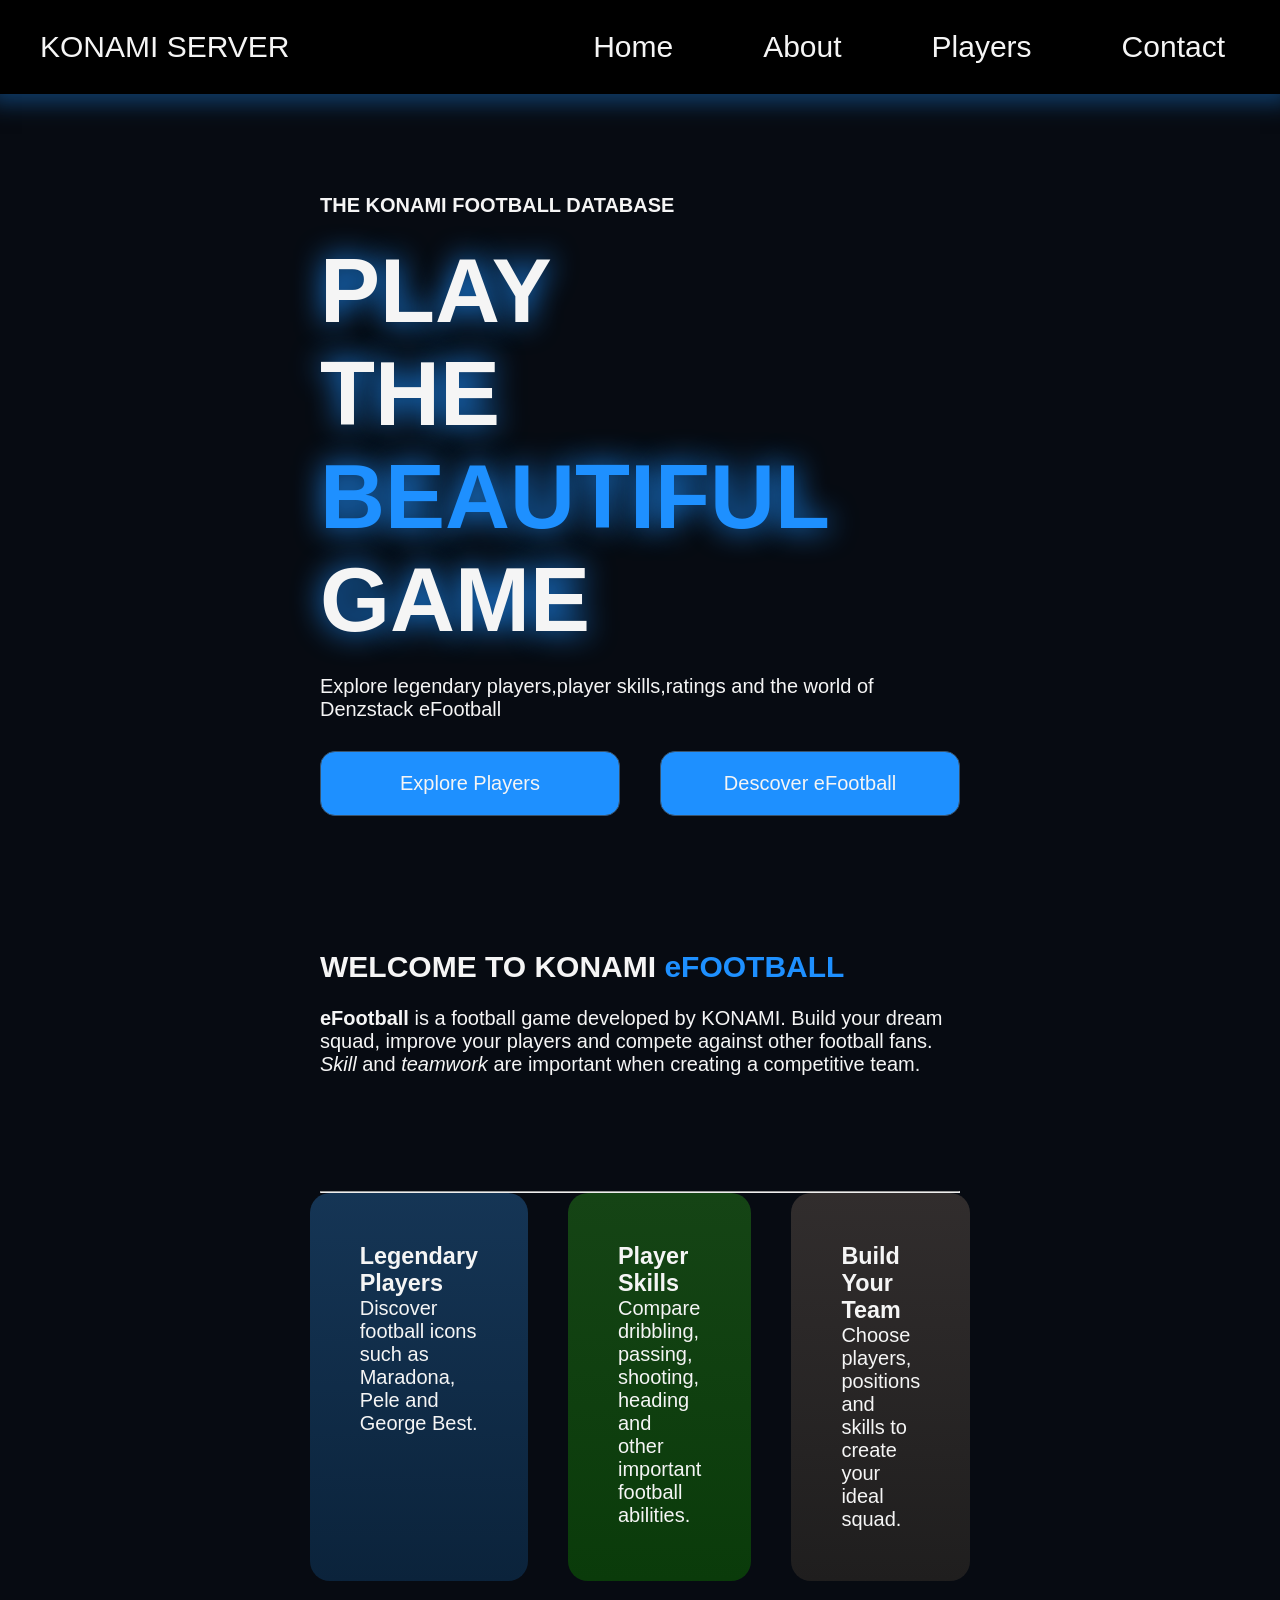
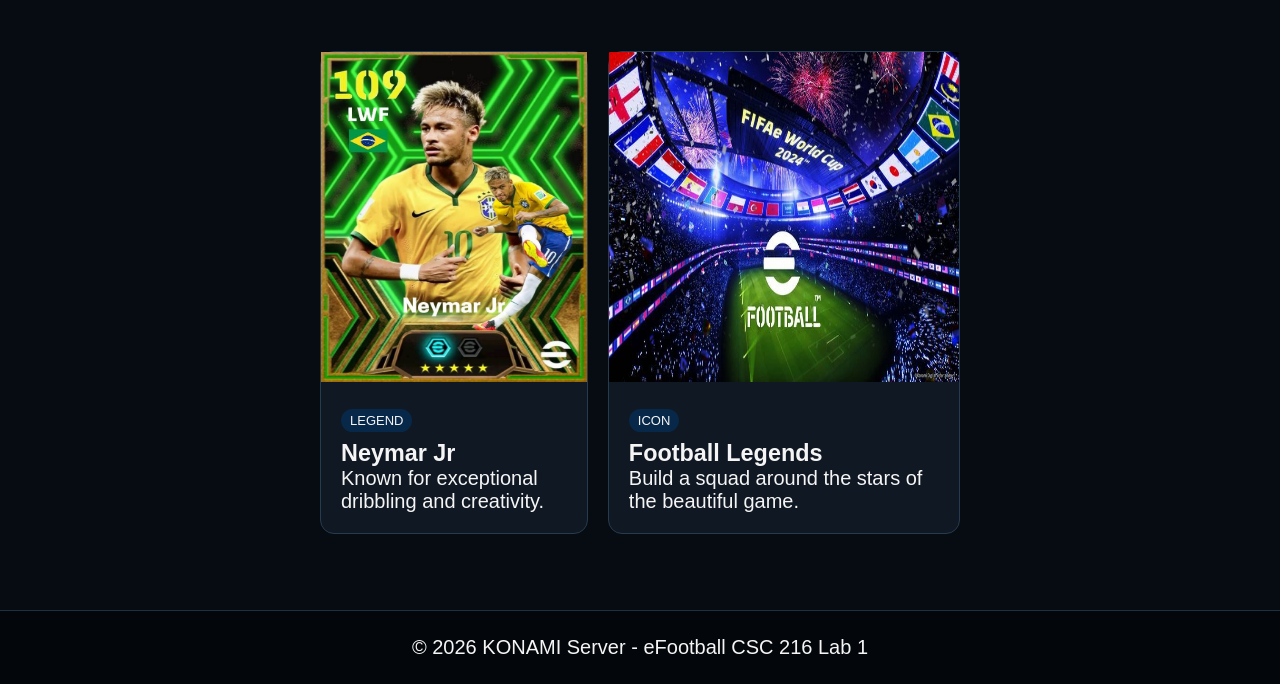
<file: index.html>
<!DOCTYPE html>
<html lang="en">
<head>
    <meta charset="UTF-8">
    <meta name="viewport" content="width=device-width, initial-scale=1.0">
    <title>Landing Page</title>
    <link rel="stylesheet" href="csc.css">
    <style>
        h1 {
            font-size: 90px;
            font-weight: 500px;
            text-shadow: 0 0 30px dodgerblue;
            width: 50%;
        }

        .btn {
            display: flex;
            align-items: center;
            gap: 40px;
            padding-bottom: 70px;
        }

    </style>
</head>
<body class="landing-page">


        <nav class="navbar">
            <a href="CSC216_Lab1.html" class="logo">KONAMI SERVER</a>
            <ul class="menu">
                <li><a class="navbar-links" href="CSC216_Lab1.html">Home</a></li>
                <li><a class="navbar-links" href="About.html">About</a></li>
                <li><a class="navbar-links" href="players.html">Players</a></li>
                <li><a class="navbar-links" href="contact.html">Contact</a></li>
            </ul>
        </nav>
        
        
        <section class="main-content">
                <div>
                    <p><Strong>THE KONAMI FOOTBALL DATABASE</Strong></p>
                    <br>
                    <h1 id="entry">PLAY THE <span> BEAUTIFUL</span> GAME</h1>
                    <br>
                    <p>Explore legendary players,player skills,ratings and the world of Denzstack eFootball</p>
                    <br>
                    <div class="btn">
                        <button><a href="players.html">Explore Players</a></button>  
                        <button><a href="About.html">Descover eFootball</a></button>
                    </div>
                    <br><br>
            
                <h2>WELCOME TO KONAMI <span>eFOOTBALL</span></h2>
                    <br>
                <P>
                    <strong>eFootball</strong> is a football game developed by KONAMI.
                    Build your dream squad, improve your players and compete against
                    other football fans. <i>Skill</i> and <em>teamwork</em> are important
                    when creating a competitive team.
                </P>
            </div>

            <br><br><br>

    
        </section>
        <br><br> <hr>

        <section>
            <!-- Three differently styled div blocks satisfy the lab requirement -->
            <div class="cards">

                <div class="card blue-card">
                    <h3>Legendary Players</h3>
                    <p>
                        Discover football icons such as Maradona, Pele and
                        George Best.
                    </p>
                </div>

                <div class="card green-card">
                    <h3>Player Skills</h3>
                    <p>
                        Compare dribbling, passing, shooting, heading and
                        other important football abilities.
                    </p>
                </div>

                <div class="card dark-card">
                    <h3>Build Your Team</h3>
                    <p>
                        Choose players, positions and skills to create
                        your ideal squad.
                    </p>
                </div>

            </div>

        </div>
         </div> <div class="player-grid">

                <article class="player-card">
                    <img src="images/11jr epic efootball.jpg"
                         alt="eFootball featured player image">
                    <div class="player-info">
                        <span class="badge">LEGEND</span>
                        <h3>Neymar Jr</h3>
                        <p>Known for exceptional dribbling and creativity.</p>
                    </div>
                </article>

                <article class="player-card">
                    <img src="images/statidum.jpg"
                         alt="Football stadium image">
                    <div class="player-info">
                        <span class="badge">ICON</span>
                        <h3>Football Legends</h3>
                        <p>Build a squad around the stars of the beautiful game.</p>
                    </div>
                </article>

            </div>

        </div>
    </section>
        </section>

<br><br>
<footer class="footer">
    <div class="container">
        <p>&copy; 2026 KONAMI Server - eFootball CSC 216 Lab 1</p>
    </div>
</footer>
</body>
</html>
</file>
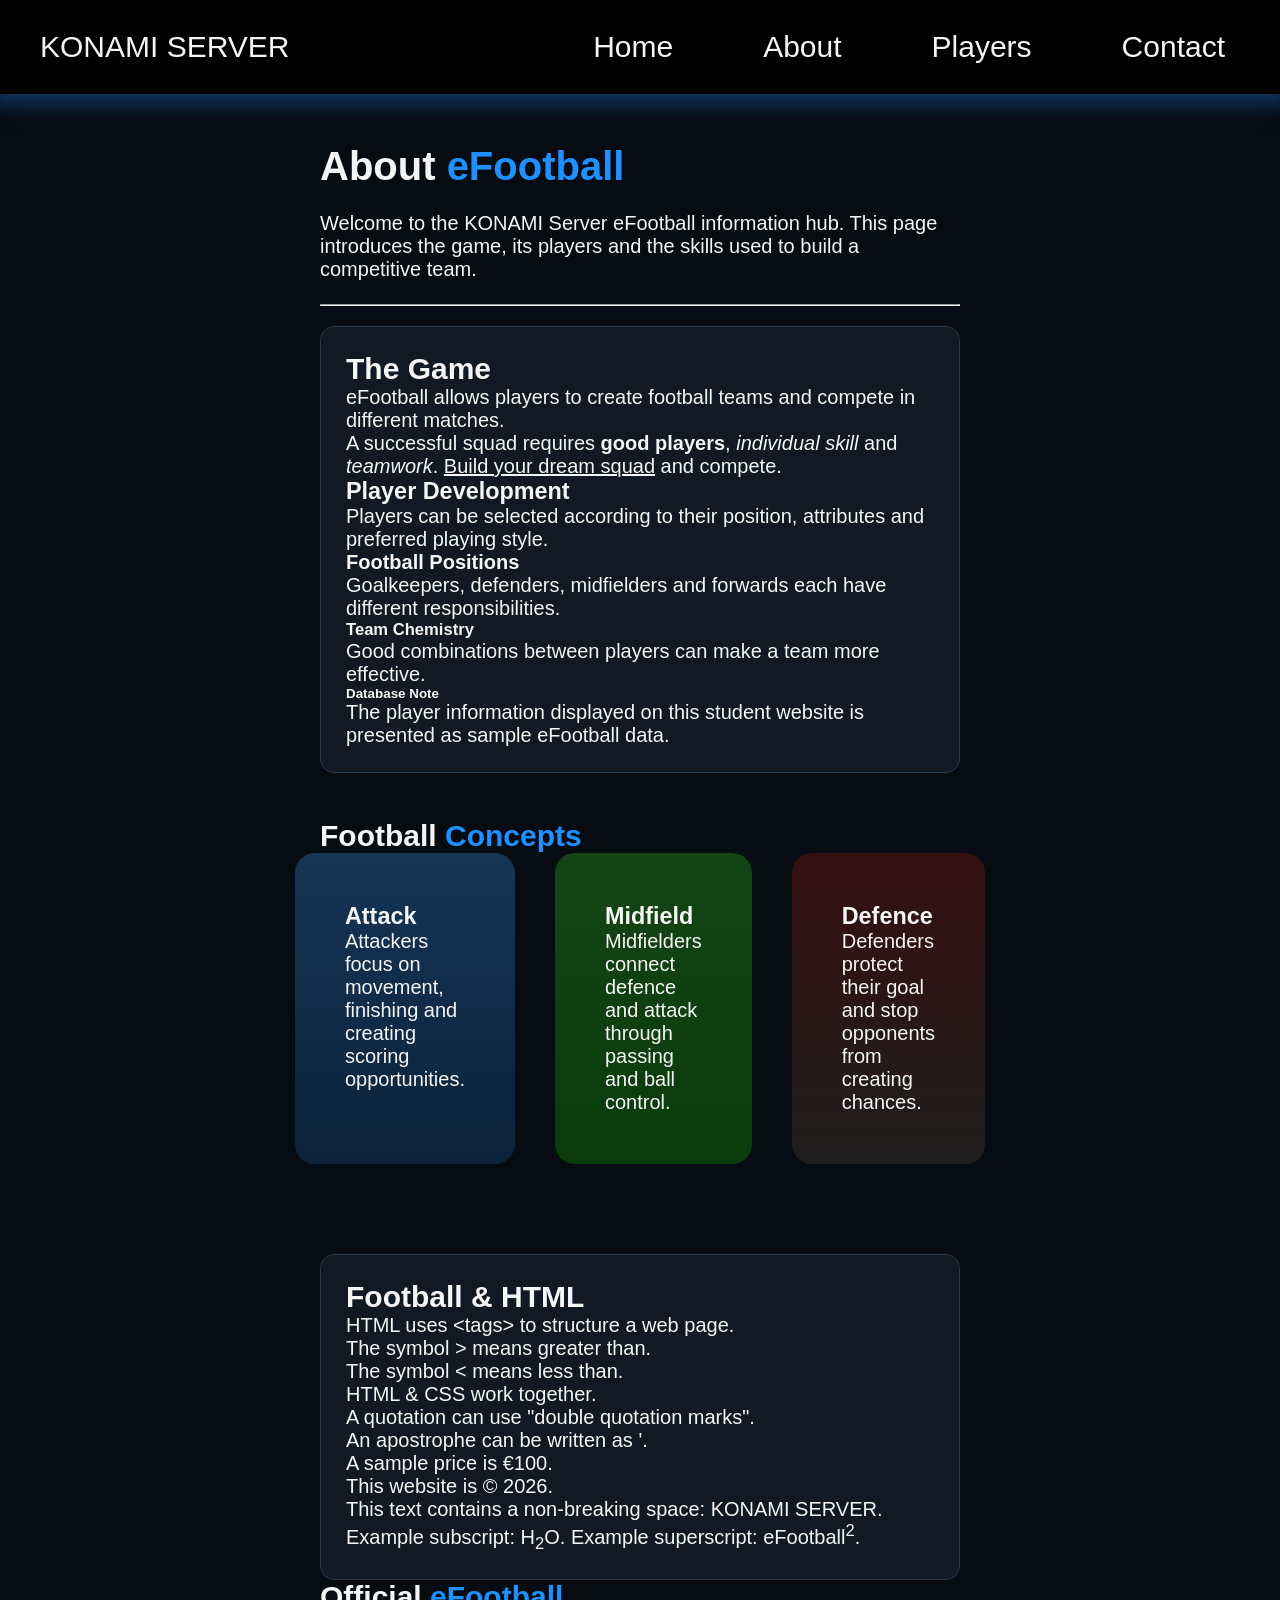
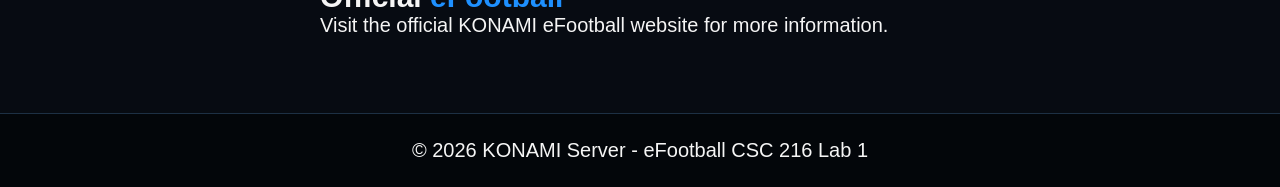
<file: About.html>
<!DOCTYPE html>
<html lang="en">
<head>
    <meta charset="UTF-8">
    <meta name="viewport" content="width=device-width, initial-scale=1.0">
    <title>About</title>
    <link rel="stylesheet" href="csc.css">
</head>
<body class="landing-page">
     <nav class="navbar">
            <a href="CSC216_Lab1.html" class="logo">KONAMI SERVER</a>
            <ul class="menu">
                <li><a class="navbar-links" href="CSC216_Lab1.html">Home</a></li>
                <li><a class="navbar-links" href="About.html">About</a></li>
                <li><a class="navbar-links" href="players.html">Players</a></li>
                <li><a class="navbar-links" href="contact.html">Contact</a></li>
            </ul>
        </nav>

        <main class="section">
            <div class="container">

            <h1 class="section-title">About <span>eFootball</span></h1>
                <br>
            <p class="section-intro">
                Welcome to the KONAMI Server eFootball information hub.
                This page introduces the game, its players and the skills
                used to build a competitive team.
            </p>
            <br>
            <hr>

        <!-- All six HTML heading levels are demonstrated naturally -->
        <section class="list-box">
            <h2>The Game</h2>

            <p>
                eFootball allows players to create football teams and compete
                in different matches. <br>
                A successful squad requires <strong>good players</strong>,
                <i>individual skill</i> and <em>teamwork</em>.
                <u>Build your dream squad</u> and compete.
            </p>

            <h3>Player Development</h3>
            <p>
                Players can be selected according to their position,
                attributes and preferred playing style.
            </p>

            <h4>Football Positions</h4>
            <p>
                Goalkeepers, defenders, midfielders and forwards each
                have different responsibilities.
            </p>

            <h5>Team Chemistry</h5>
            <p>
                Good combinations between players can make a team more effective.
            </p>

            <h6>Database Note</h6>
            <p>
                The player information displayed on this student website is
                presented as sample eFootball data.
            </p>
        </section>
        <br><br>
        <section class="section">
            <h2 class="section-title">Football <span>Concepts</span></h2>

            <div class="cards">

                <div class="card blue-card">
                    <h3>Attack</h3>
                    <p>
                        Attackers focus on movement, finishing and creating
                        scoring opportunities.
                    </p>
                </div>

                <div class="card green-card">
                    <h3>Midfield</h3>
                    <p>
                        Midfielders connect defence and attack through passing
                        and ball control.
                    </p>
                </div>

                <div class="card red-card">
                    <h3>Defence</h3>
                    <p>
                        Defenders protect their goal and stop opponents
                        from creating chances.
                    </p>
                </div>

            </div>
        </section>

        <!-- Required text formatting and HTML entities -->
        <section class="list-box">
            <h2>Football &amp; HTML</h2>

            <p>
                HTML uses &lt;tags&gt; to structure a web page.<br>
                The symbol &gt; means greater than.<br>
                The symbol &lt; means less than.<br>
                HTML &amp; CSS work together.<br>
                A quotation can use &quot;double quotation marks&quot;.<br>
                An apostrophe can be written as &apos;.<br>
                A sample price is &euro;100.<br>
                This website is &copy; 2026.<br>
                This text contains a non-breaking space: KONAMI&nbsp;SERVER.
            </p>

            <p>
                Example subscript: H<sub>2</sub>O.
                Example superscript: eFootball<sup>2</sup>.
            </p>
        </section>

        <section class="section">
            <h2 class="section-title">Official <span>eFootball</span></h2>

            <p>
                Visit the
                <a href="https://www.konami.com/efootball/en/" target="_blank">
                    official KONAMI eFootball website
                </a>
                for more information.
            </p>
        </section>

    </div>
</main>
<br><br>
<footer class="footer">
    <p>&copy; 2026 KONAMI Server - eFootball CSC 216 Lab 1</p>
</footer>

</body>
</html>
</file>
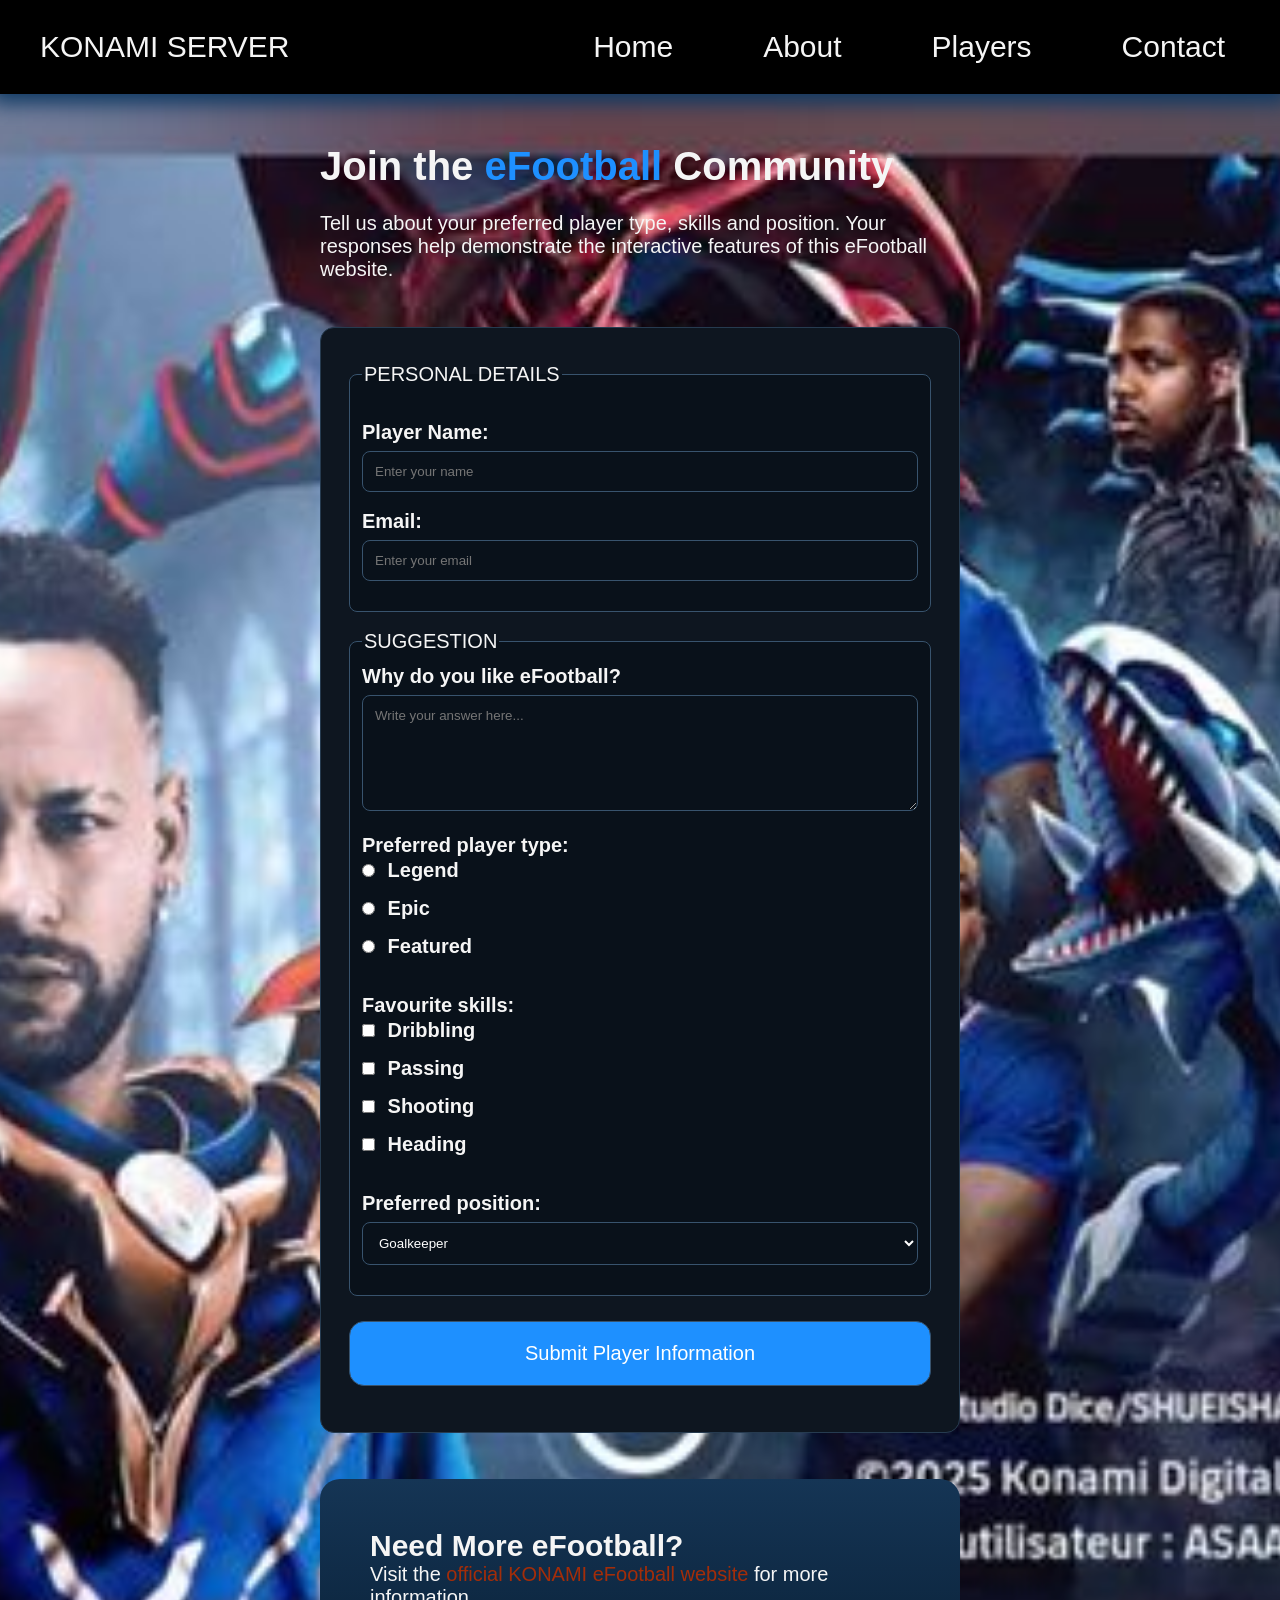
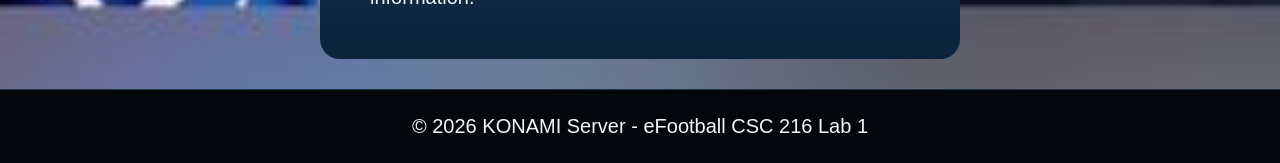
<file: contact.html>
<!DOCTYPE html>
<html lang="en">
<head>
    <meta charset="UTF-8">
    <meta name="viewport" content="width=device-width, initial-scale=1.0">
    <title>Contact | KONAMI SERVER</title>
    <link rel="stylesheet" href="csc.css">
    <style>
        .external {
            color: rgb(163, 45, 9); 
        }
        .external:hover {
            color: rgb(53, 13, 13); 
            font-weight: bold;
        }

        #contact-info {
            background-image: url("images/orokosaki.jpg");
            background-repeat: no-repeat;
            background-size: cover;
            background-position: center;
        }
    </style>
</head>

<body id="contact-info">

<nav class="navbar">
            <a href="CSC216_Lab1.html" class="logo">KONAMI SERVER</a>
            <ul class="menu">
                <li><a class="navbar-links" href="CSC216_Lab1.html">Home</a></li>
                <li><a class="navbar-links" href="About.html">About</a></li>
                <li><a class="navbar-links" href="players.html">Players</a></li>
                <li><a class="navbar-links" href="contact.html">Contact</a></li>
            </ul>
        </nav>

<main class="section">
    <div class="container">

        <h1 class="section-title">Join the <span>eFootball</span> Community</h1>
        <br>
        <p >
            Tell us about your preferred player type, skills and position.
            Your responses help demonstrate the interactive features of
            this eFootball website.
        </p>

        <br> <br>

        <!-- HTML form with all required controls -->
        <form action="https://github.org/post" method="post">

            <fieldset>
                <legend>PERSONAL DETAILS </legend>
            <br>
            <label for="player-name">Player Name:</label>
            <input type="text"
                   id="player-name"
                   name="player_name"
                   placeholder="Enter your name"
                   required>

            <label for="email">Email:</label>
            <input type="text"
                   id="email"
                   name="email"
                   placeholder="Enter your email">
            </fieldset>

            <fieldset>
                <legend>SUGGESTION</legend>
                <label for="comment">Why do you like eFootball?</label>
            <textarea id="comment"
                      name="comment"
                      rows="6"
                      placeholder="Write your answer here..."></textarea>

            <p><strong>Preferred player type:</strong></p>

            <input type="radio" id="legend" name="player_type" value="legend">
            <label for="legend">Legend</label><br>

            <input type="radio" id="epic" name="player_type" value="epic">
            <label for="epic">Epic</label><br>

            <input type="radio" id="featured" name="player_type" value="featured">
            <label for="featured">Featured</label>

            <br><br>

            <p><strong>Favourite skills:</strong></p>

            <input type="checkbox" id="dribbling" name="skills" value="dribbling">
            <label for="dribbling">Dribbling</label><br>

            <input type="checkbox" id="passing" name="skills" value="passing">
            <label for="passing">Passing</label><br>

            <input type="checkbox" id="shooting" name="skills" value="shooting">
            <label for="shooting">Shooting</label><br>

            <input type="checkbox" id="heading" name="skills" value="heading">
            <label for="heading">Heading</label>

            <br><br>

            <label for="position">Preferred position:</label>
            <select id="position" name="position">
                <option value="gk">Goalkeeper</option>
                <option value="defender">Defender</option>
                <option value="midfielder">Midfielder</option>
                <option value="forward">Forward</option>
            </select>

            </fieldset>
            <button type="submit">Submit Player Information</button>

        </form>
        <br><br>
        <section>
            <div class="card blue-card">
                <h2>Need More eFootball?</h2>
                <p>
                    Visit the
                    <a class="external" href="https://www.konami.com/efootball/en/" target="_blank">
                        official KONAMI eFootball website
                    </a>
                    for more information.
                </p>
            </div>
        </section>
        

    </div>
</main>

<footer class="footer">
    <p>&copy; 2026 KONAMI Server - eFootball CSC 216 Lab 1</p>
</footer>

</body>
</html>
</file>
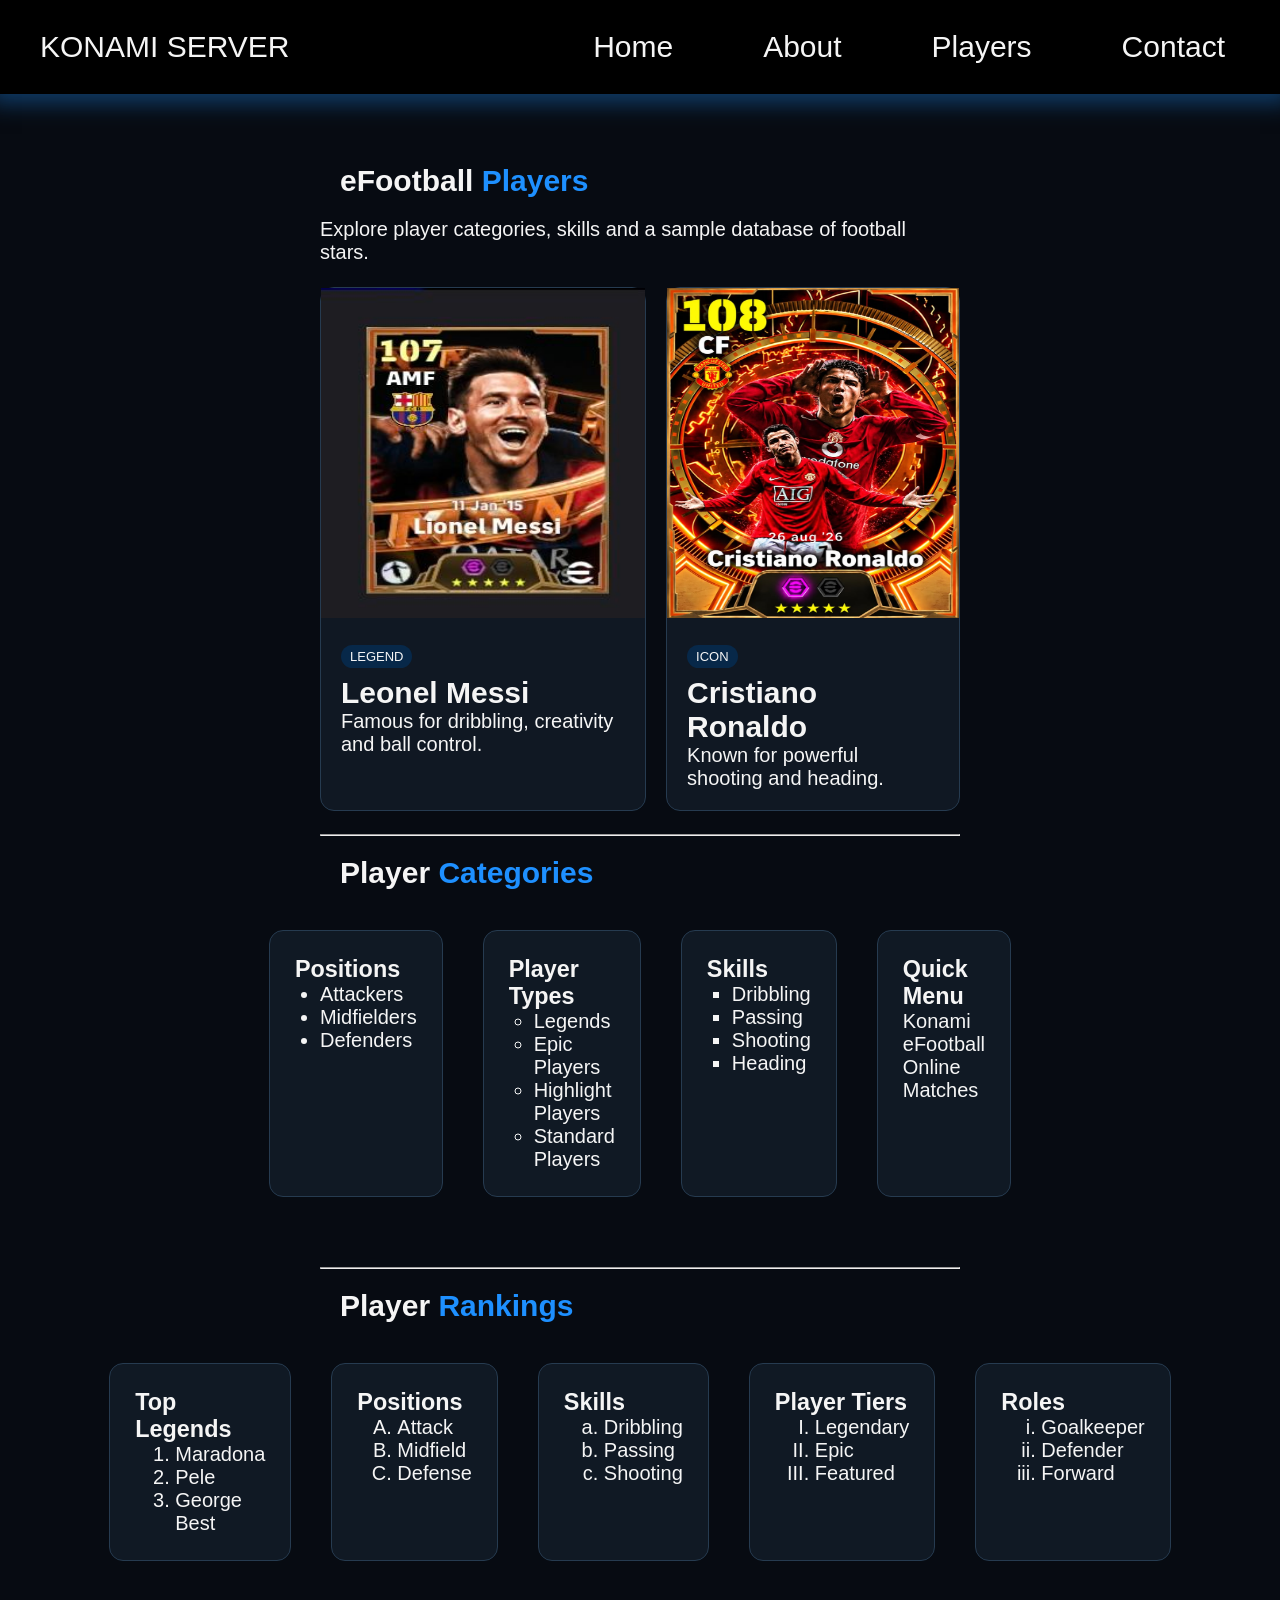
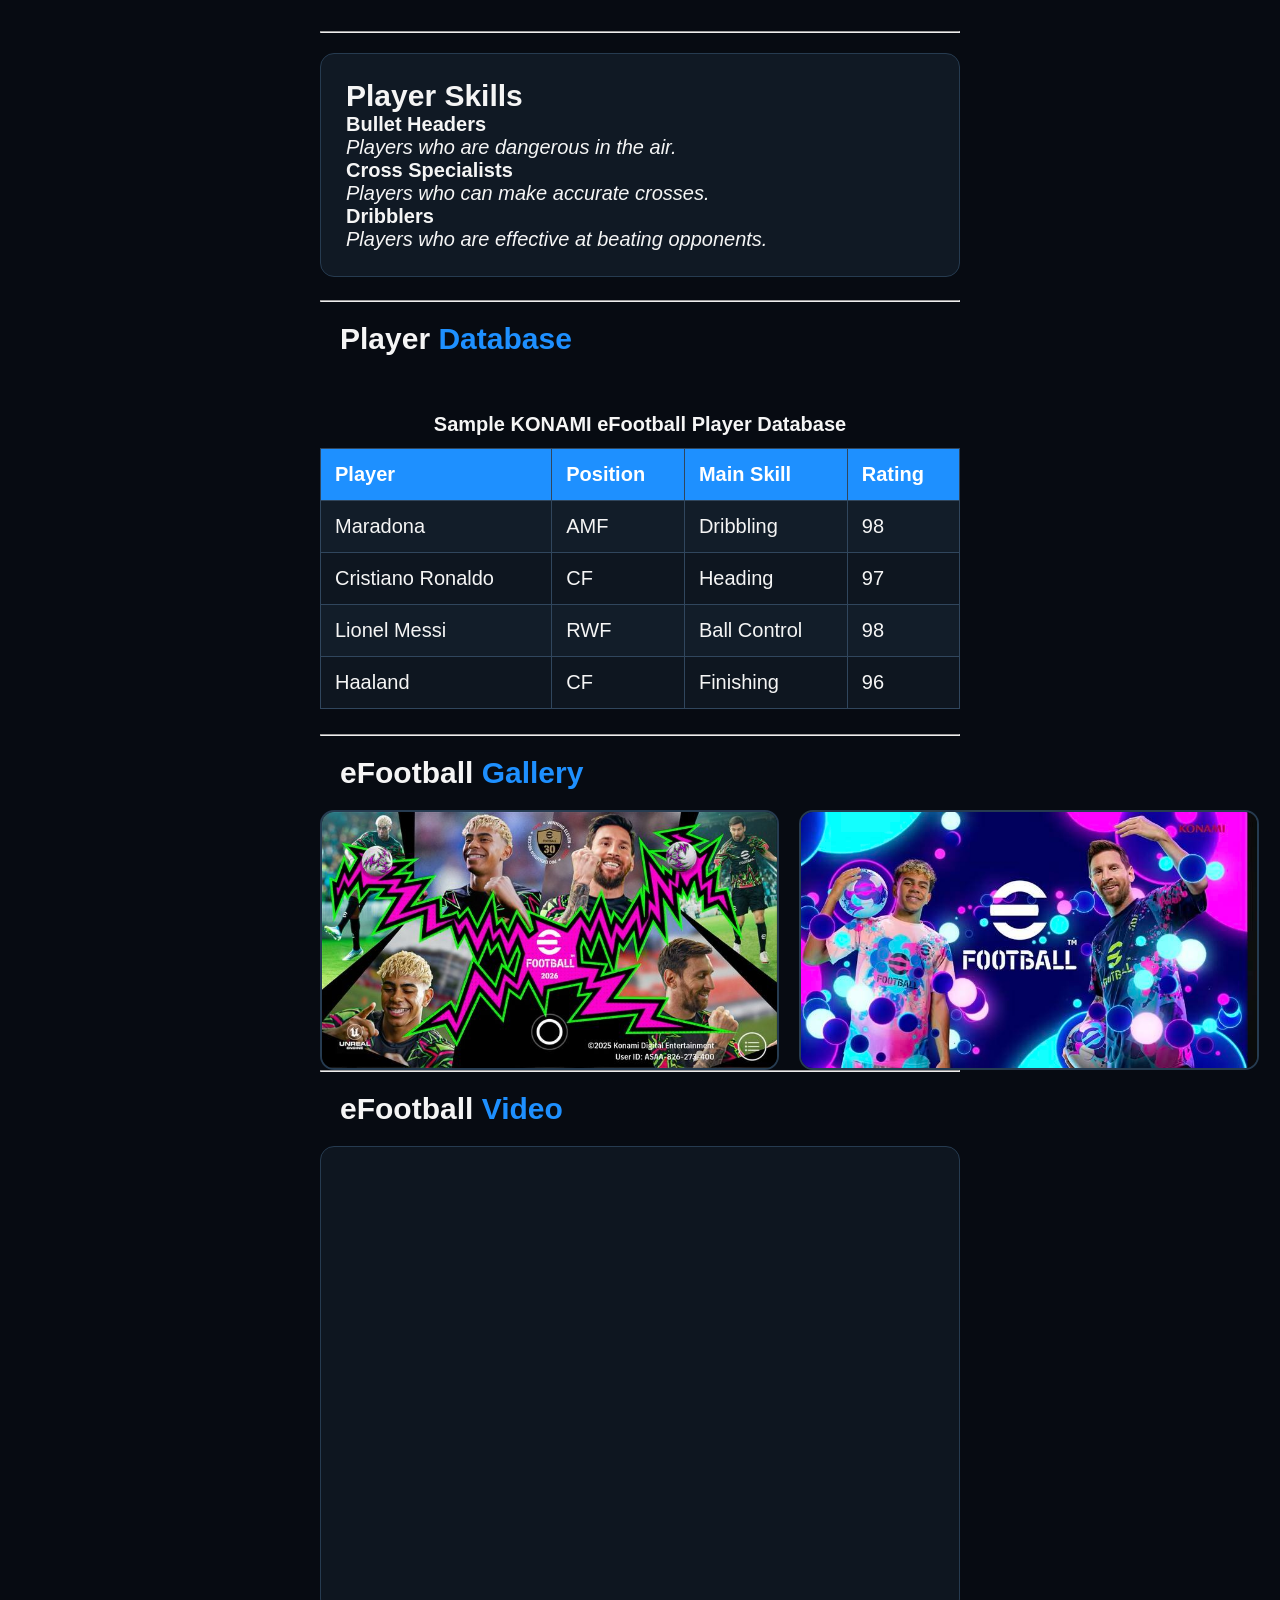
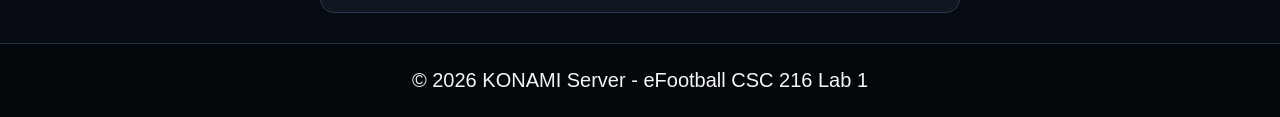
<file: players.html>
<!DOCTYPE html>
<html lang="en">
<head>
    <meta charset="UTF-8">
    <meta name="viewport" content="width=device-width, initial-scale=1.0">
    <title>Players | KONAMI SERVER</title>
    <link rel="stylesheet" href="csc.css">
    <style>
        .section-title {
            font-size: 30px;
            padding: 20px;
        }

    </style>
</head>

<body>

<nav class="navbar">
            <a href="CSC216_Lab1.html" class="logo">KONAMI SERVER</a>
            <ul class="menu">
                <li><a class="navbar-links" href="CSC216_Lab1.html">Home</a></li>
                <li><a class="navbar-links" href="About.html">About</a></li>
                <li><a class="navbar-links" href="players.html">Players</a></li>
                <li><a class="navbar-links" href="contact.html">Contact</a></li>
            </ul>
        </nav>

<main class="section">
    <div class="container">

        <h1 class="section-title">eFootball <span>Players</span></h1>

        <p class="section-intro">
            Explore player categories, skills and a sample database of
            football stars.
        </p>
        <br>
        <section class="player-grid">

            <article class="player-card">
                <img src="images/messi.png" alt="eFootball player PNG">
                <div class="player-info">
                    <span class="badge">LEGEND</span>
                    <h2>Leonel Messi</h2>
                    <p>Famous for dribbling, creativity and ball control.</p>
                </div>
            </article>

            <article class="player-card">
                <img src="images/concept.png" alt="Football stadium JPG">
                <div class="player-info">
                    <span class="badge">ICON</span>
                    <h2>Cristiano Ronaldo</h2>
                    <p>Known for powerful shooting and heading.</p>
                </div>
            </article>

        </section>
        <br>

        <hr>

        <!-- Unordered list styles required by the assignment -->
        <section class="section">
            <h2 class="section-title">Player <span>Categories</span></h2>

            <div class="cards">

                <div class="list-box">
                    <h3>Positions</h3>
                    <ul class="disc-list">
                        <li>Attackers</li>
                        <li>Midfielders</li>
                        <li>Defenders</li>
                    </ul>
                </div>

                <div class="list-box">
                    <h3>Player Types</h3>
                    <ul class="circle-list">
                        <li>Legends</li>
                        <li>Epic Players</li>
                        <li>Highlight Players</li>
                        <li>Standard Players</li>
                    </ul>
                </div>

                <div class="list-box">
                    <h3>Skills</h3>
                    <ul class="square-list">
                        <li>Dribbling</li>
                        <li>Passing</li>
                        <li>Shooting</li>
                        <li>Heading</li>
                    </ul>
                </div>

                <div class="list-box">
                    <h3>Quick Menu</h3>
                    <ul class="none-list">
                        <li>Konami</li>
                        <li>eFootball</li>
                        <li>Online Matches</li>
                    </ul>
                </div>

            </div>
        </section>

        <hr>

        <!-- Ordered lists with all required type attributes -->
        <section class="section">
            <h2 class="section-title">Player <span>Rankings</span></h2>

            <div class="cards">

                <div class="list-box">
                    <h3>Top Legends</h3>
                    <ol type="1">
                        <li>Maradona</li>
                        <li>Pele</li>
                        <li>George Best</li>
                    </ol>
                </div>

                <div class="list-box">
                    <h3>Positions</h3>
                    <ol type="A">
                        <li>Attack</li>
                        <li>Midfield</li>
                        <li>Defense</li>
                    </ol>
                </div>

                <div class="list-box">
                    <h3>Skills</h3>
                    <ol type="a">
                        <li>Dribbling</li>
                        <li>Passing</li>
                        <li>Shooting</li>
                    </ol>
                </div>

                <div class="list-box">
                    <h3>Player Tiers</h3>
                    <ol type="I">
                        <li>Legendary</li>
                        <li>Epic</li>
                        <li>Featured</li>
                    </ol>
                </div>

                <div class="list-box">
                    <h3>Roles</h3>
                    <ol type="i">
                        <li>Goalkeeper</li>
                        <li>Defender</li>
                        <li>Forward</li>
                    </ol>
                </div>

            </div>
        </section>
        <hr>

        <!-- Definition list retained from the original page -->
        <section class="list-box">
            <h2>Player Skills</h2>

            <dl>
                <dt><strong>Bullet Headers</strong></dt>
                <dd><i>Players who are dangerous in the air.</i></dd>

                <dt><strong>Cross Specialists</strong></dt>
                <dd><i>Players who can make accurate crosses.</i></dd>

                <dt><strong>Dribblers</strong></dt>
                <dd><i>Players who are effective at beating opponents.</i></dd>
            </dl>
        </section>
        <br>
        <hr>

        <!-- Required table -->
        <section class="section">
            <h2 class="section-title">Player <span>Database</span></h2>

            <table>
                <caption>Sample KONAMI eFootball Player Database</caption>

                <tr>
                    <th>Player</th>
                    <th>Position</th>
                    <th>Main Skill</th>
                    <th>Rating</th>
                </tr>

                <tr>
                    <td>Maradona</td>
                    <td>AMF</td>
                    <td>Dribbling</td>
                    <td>98</td>
                </tr>

                <tr>
                    <td>Cristiano Ronaldo</td>
                    <td>CF</td>
                    <td>Heading</td>
                    <td>97</td>
                </tr>

                <tr>
                    <td>Lionel Messi</td>
                    <td>RWF</td>
                    <td>Ball Control</td>
                    <td>98</td>
                </tr>

                <tr>
                    <td>Haaland</td>
                    <td>CF</td>
                    <td>Finishing</td>
                    <td>96</td>
                </tr>
            </table>
        </section>

        <hr>

        <!-- Required PNG and JPG images -->
        <section class="section">
            <h2 class="section-title">eFootball <span>Gallery</span></h2>

            <div class="gallery">
                <img src="images/page1.png"
                     alt="KONAMI eFootball PNG image">

                <img src="images/2027page.jpg"
                     alt="Football stadium JPG image">
            </div>
        </section>

        <hr>

        <!-- YouTube video retained from the original page -->
        <section class="section">
            <h2 class="section-title">eFootball <span>Video</span></h2>

            <div class="media-box">
                <iframe
                    src="https://www.youtube.com/embed/Ijen5UPuG6U"
                    title="eFootball Official Launch Trailer"
                    allowfullscreen>
                </iframe>
            </div>
        </section>

    </div>
</main>

<footer class="footer">
    <p>&copy; 2026 KONAMI Server - eFootball CSC 216 Lab 1</p>
</footer>

</body>
</html>
</file>
<file: csc.css>
* {
    margin: 0;
    box-sizing: border-box;
    color: whitesmoke;
    font-family: Arial, Helvetica, sans-serif;

}

ul {
    list-style-type: none;
}

body{
    background:#070b12;
    margin: 0 20rem;
    font-size: 20px;
}

 .logo {
            animation: welcome 1s infinite;
            border-radius: 30px;  
            border: none;
        }

        @keyframes welcome {
            from { 
                text-shadow: 5px 5px 50px dodgerblue; 
                box-shadow:0 0 40px 10px rgb(17, 50, 83);
            } to {
                -webkit-text-stroke: 2px rgb(20, 48, 77);
                 box-shadow:0 0 20px 5px rgb(17, 50, 83);
            }
        }



a {
    text-decoration: none;
}

.navbar-links {
    padding: 10px 15px;
    border-radius: 10px;
    transition: 1s ease-in-out;  
}


.navbar-links:hover {
    border: none;
    box-shadow: 0 0 20px 10px rgb(10, 47, 83);
    font-size: 30px;
    font-weight: 500px;
    background-color: dodgerblue;
}
.navbar , footer {
    margin: 0 -20rem;
}

footer {
    margin-top: 30px;
}

 .navbar {
    border: none;
    background-color: black;
    display: flex;
    align-items: center;
    padding: 30px 40px;
    font-size: 30px;
    justify-content: space-between;
    box-shadow: 0 0 20px 10px rgb(15, 57, 99);
    margin-bottom: 50px;
}


.menu {
    display: flex;
    gap: 60px;
    align-items: center;
    margin: 0;
}

.main-content {
    padding-top: 50px;
}

.name {
    display: block;
    justify-content: space-evenly;
    align-items: center;

}

.cards {
    display: flex;
    flex-wrap: nowrap;
    justify-content: center;
    gap: 40px;
    font-size: 20px;
    max-height:fit-content;
    padding-bottom: 70px;
}

.blue-card {
    background: linear-gradient(rgb(21, 53, 85), rgb(11, 35, 59));
    padding: 50px;
    border-radius: 20px;
}

.green-card {
    background: linear-gradient(rgb(21, 68, 21),rgb(10, 59, 10)) ;
    padding: 50px;
    border-radius: 20px;
}

.dark-card {
    background: linear-gradient(rgb(49, 45, 45)
    , rgb(31, 30, 30))
    ;
    padding: 50px;
    border-radius: 20px;
}

.red-card {
    background: linear-gradient(rgb(53, 15, 15)
    , rgb(31, 30, 30))
    ;
    padding: 50px;
    border-radius: 20px;
}

.card:hover {
    border: 2px solid rgb(9, 43, 77);
    transform: scaleY(1.2) ;
    transition: 0.2s ease-in-out ;
}

.player-grid {
    display: flex;
    gap: 20px;

}

.player-card {
    width: fit-content;
    border-radius: 14px;
    background: #101823;
    border: 1px solid #263b50;
}

.player-card img {
    width: 100%;
    height: 330px;   
}

.player-info {
    padding: 20px;
}

.badge {
    display: inline-block;
    background: #072849;
    padding: 4px 9px;
    color: whitesmoke;
    border-radius: 20px;
    font-size: 13px;
    margin-bottom: 8px;
}

.list-box {
    background: #101924;
    border: 1px solid #263b50;
    border-radius: 14px;
    padding: 25px;
    margin-top: 20px;
}

 span{
        color: dodgerblue;
    }

.disc-list {
    list-style-type: disc;
    padding-left: 25px;
}

.circle-list {
    list-style-type: circle;
    padding-left: 25px;
}

.square-list {
    list-style-type: square;
    padding-left: 25px;
}

.none-list {
    list-style-type: none;
    padding-left: 0;
}

caption {
    padding: 12px;
    font-size: 20px;
    font-weight: bold;
}

table {
    width: 100%;
    border-collapse: collapse;
    margin: 25px 0;
    background: #0e1620;
}

th, td {
    border: 1px solid #30465d;
    padding: 14px;
    text-align: left;
}

th {
    background: #1e90ff;
    color: white;
}

tr:nth-child(even) {
    background: #121d29;
}

.media-box {
    background: #0e1620;
    padding: 20px;
    border-radius: 14px;
    border: 1px solid #263b50;
}

.media-box iframe {
    width: 100%;
    min-height: 420px;
    border: none;
    border-radius: 10px;
}

.gallery {
    display: flex;
    gap: 20px;
}

.gallery img {
    width: 100%;
    height: 260px;
    object-fit: cover;
    border-radius: 14px;
    border: 2px solid #263b50;
}

form {
    background: #0e1620;
    border: 1px solid #263b50;
    border-radius: 14px;
    padding: 28px;
    max-width: 800px;
}

input, textarea, select, button,fieldset {
    width: 100%;
    margin: 7px 0 18px;
    padding: 12px;
    border: 1px solid #38536d;
    border-radius: 8px;
    background: #09111a;
    color: white;
}

input[type="radio"],
input[type="checkbox"] {
    width: auto;
    margin-right: 7px;
}

label {
    font-weight: bold;
}

 button {
        background: dodgerblue;
        padding: 20px;
        font-size: 20px;
        border-radius: 15px;
    }

    button:hover {
        background:rgb(14, 22, 34);
        border: none;
        box-shadow: 0 0 20px 3px dodgerblue;
        }

.footer {
    background: #03060a;
    border-top: 1px solid #1d3044;
    padding: 25px 0;
    text-align: center;
    color: #9eb0c2;
}

.small-note {
    color: #9eb0c2;
    font-size: 14px;
}

.highlight {
    color: #1e90ff;
    font-weight: bold;
}

@media (max-width: 700px) {
    .navbar {
        flex-direction: column;
    }

    .nav-links {
        justify-content: center;
    }

    .hero h1 {
        font-size: 50px;
    }

    .media-box iframe {
        min-height: 250px;
    }
}
</file>
